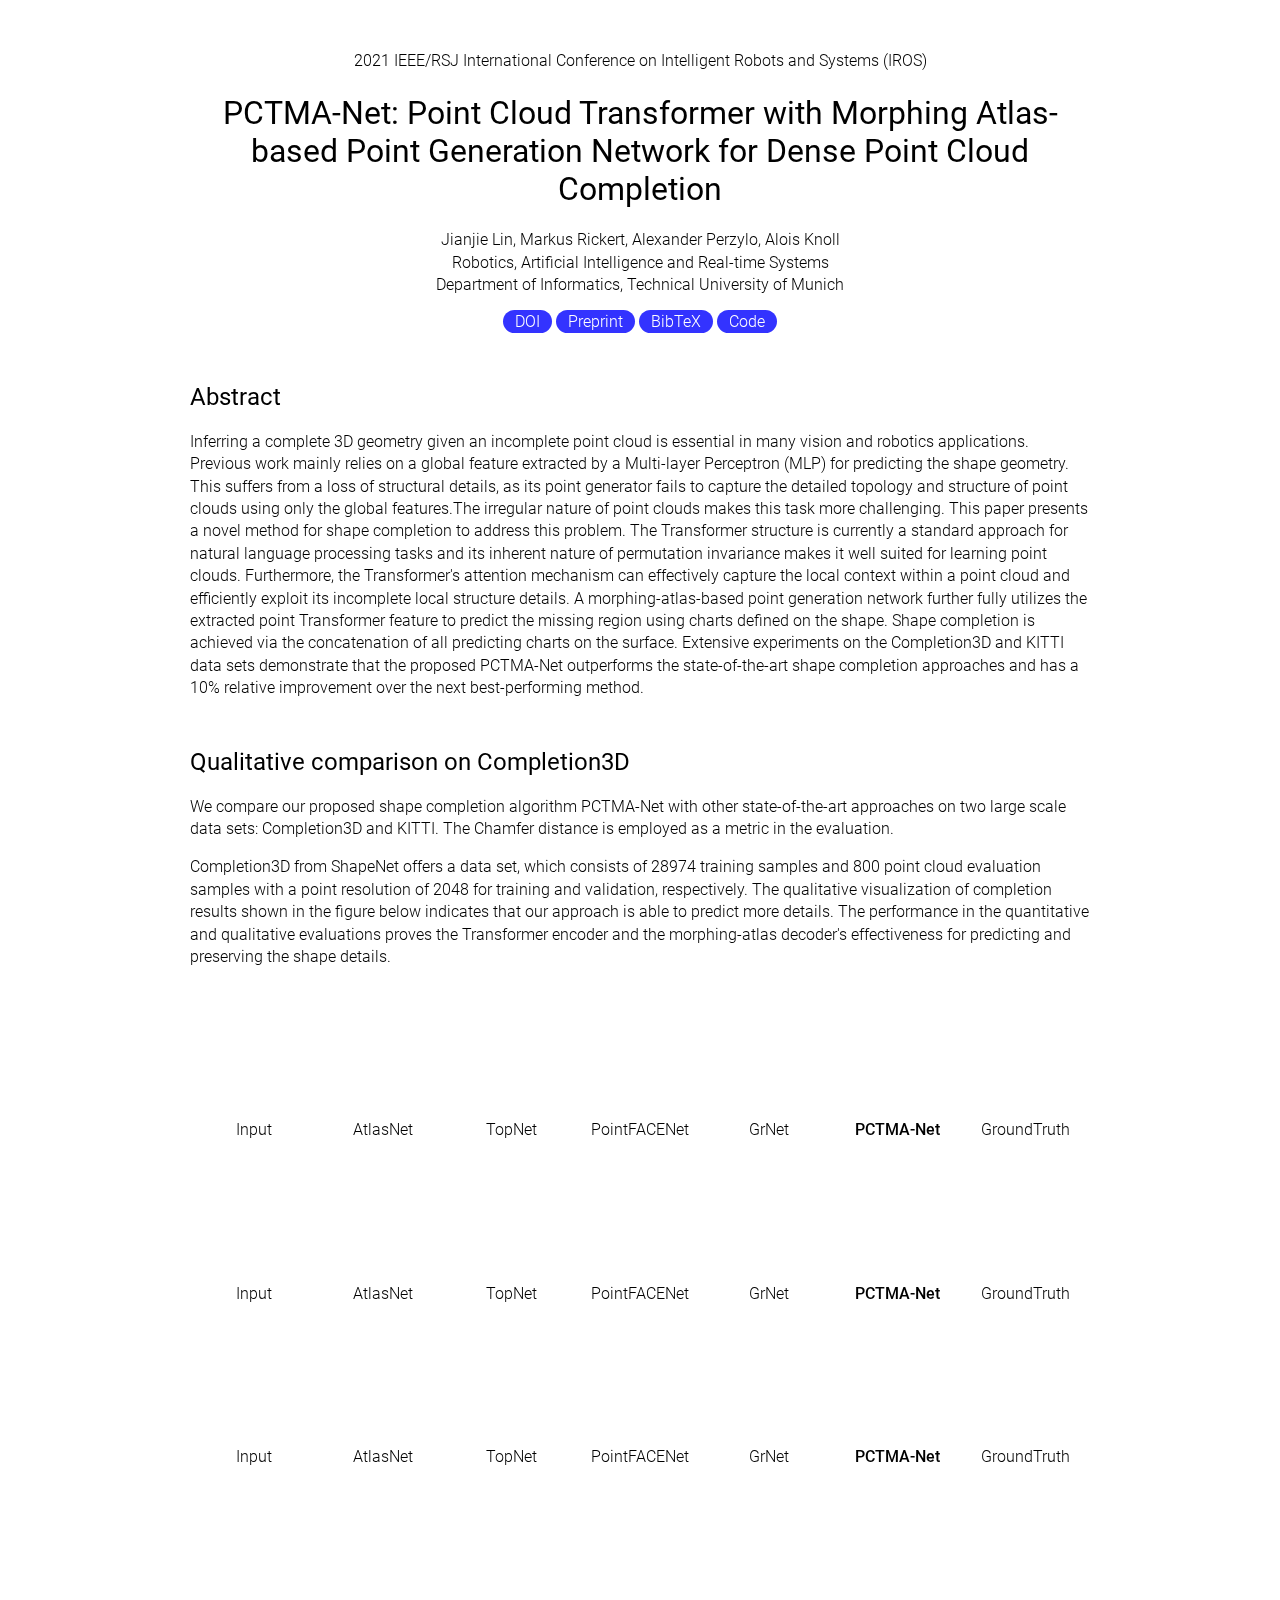
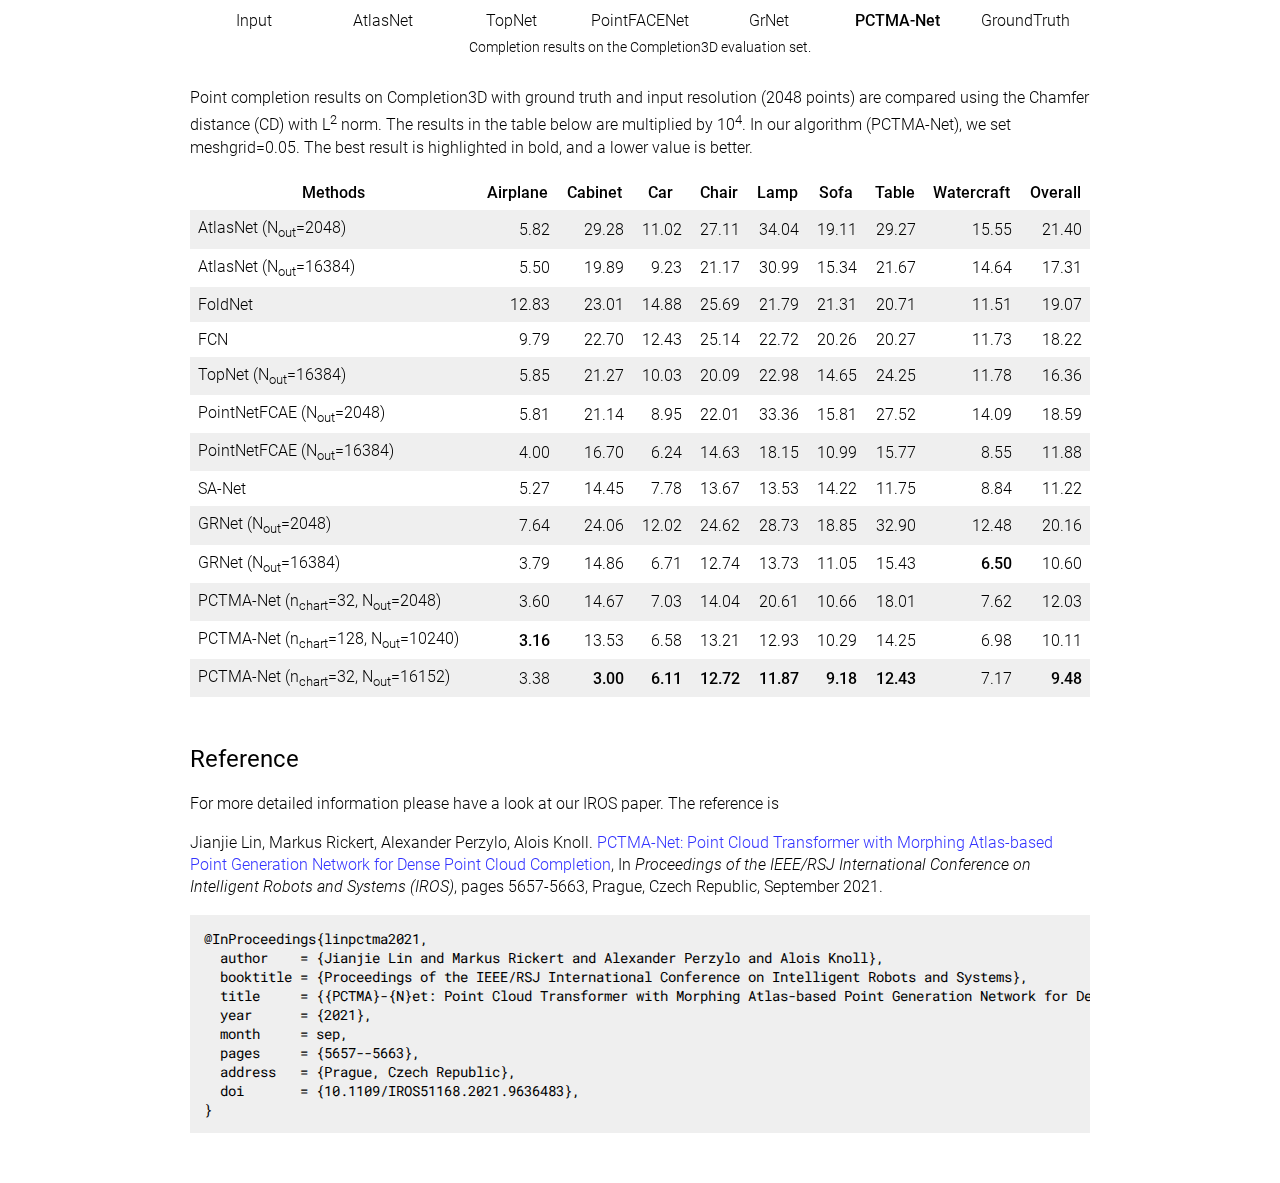
<file: index.html>
<!DOCTYPE html>
<html lang="en">
	<head>
		<meta name="google-site-verification" content="U-4XCFSO7j6RM-E2_p_2T4Q2tqNgNKOYlLI_-aRbkYw" />
		<meta charset="utf-8">
		<meta name="author" content="Jianjie Lin">
		<meta name="format-detection" content="telephone=no">
		<meta name="viewport" content="initial-scale=1.0, maximum-scale=1.0, user-scalable=no, width=device-width">
		<link href="stylesheet.css" rel="stylesheet" type="text/css">
		<link href="roboto.css" rel="stylesheet" type="text/css">
		<link href="roboto-mono.css" rel="stylesheet" type="text/css">
		<link rel="canonical" href="https://linjianjie.github.io/pctMA-Net/">
		 
		<title>PCTMA-Net: Point Cloud Transformer with Morphing Atlas-based Point Generation Network for Dense Point Cloud Completion</title>
	</head>
	<body>
		<p align="center">2021 IEEE/RSJ International Conference on Intelligent Robots and Systems (IROS)</p>
		<h1>PCTMA-Net: Point Cloud Transformer with Morphing Atlas-based Point Generation Network for Dense Point Cloud Completion</h1>
		<p align="center">Jianjie Lin, Markus Rickert, Alexander Perzylo, Alois Knoll<br/>Robotics, Artificial Intelligence and Real-time Systems<br/>Department of Informatics, Technical University of Munich</p>
		<p align="center"><a class="chip" href="https://doi.org/10.1109/IROS51168.2021.9636483">DOI</a> <a class="chip" href="https://mediatum.ub.tum.de/doc/1621481/1621481.pdf">Preprint</a>
		 <a class="chip" href="reference.bib">BibTeX</a> <a class="chip" href="https://github.com/LinJianjie/PCTMA_Net">Code</a></p>
		<h2>Abstract</h2>
		<p>Inferring a complete 3D geometry given an incomplete point cloud is essential in many vision and robotics applications. Previous work mainly relies on a global feature extracted by a Multi-layer Perceptron (MLP) for predicting the shape geometry. This suffers from a loss of structural details, as its point generator fails to capture the detailed topology and structure of point clouds using only the global features.The irregular nature of point clouds makes this task more challenging. This paper presents a novel method for shape completion to address this problem. The Transformer structure is currently a standard approach for natural language processing tasks and its inherent nature of permutation invariance makes it well suited for learning point clouds. Furthermore, the Transformer's attention mechanism can effectively capture the local context within a point cloud and efficiently exploit its incomplete local structure details. A morphing-atlas-based point generation network further fully utilizes the extracted point Transformer feature to predict the missing region using charts defined on the shape. Shape completion is achieved via the concatenation of all predicting charts on the surface. Extensive experiments on the Completion3D and KITTI data sets demonstrate that the proposed PCTMA-Net outperforms the state-of-the-art shape completion approaches and has a 10% relative improvement over the next best-performing method.</p>
		<h2>Qualitative comparison on Completion3D</h2>
		<p>We compare our proposed shape completion algorithm PCTMA-Net with other state-of-the-art approaches on two large scale data sets: Completion3D and KITTI. The Chamfer distance is employed as a metric in the evaluation.</p>
		<p>Completion3D from ShapeNet offers a data set, which consists of 28974 training samples and 800 point cloud evaluation samples with a point resolution of 2048 for training and validation, respectively. The qualitative visualization of completion results shown in the figure below indicates that our approach is able to predict more details. The performance in the quantitative and qualitative evaluations proves the Transformer encoder and the morphing-atlas decoder's effectiveness for predicting and preserving the shape details.</p>
		<canvas id="c"></canvas>
		<div class="scroll">
			<figure>
				<div id="content"></div>
				<figcaption>Completion results on the Completion3D evaluation set.</figcaption>
			</figure>
		</div>
		<p>Point completion results on Completion3D with ground truth and input resolution (2048 points) are compared using the Chamfer distance (CD) with L<sup>2</sup> norm. The results in the table below are multiplied by 10<sup>4</sup>. In our algorithm (PCTMA-Net), we set meshgrid=0.05. The best result is highlighted in bold, and a lower value is better.</p>
		<div class="scroll">
			<table>
				<tr>
					<th>Methods</th>
					<th>Airplane</th>
					<th>Cabinet</th>
					<th>Car</th>
					<th>Chair</th>
					<th>Lamp</th>
					<th>Sofa</th>
					<th>Table</th>
					<th>Watercraft</th>
					<th>Overall</th>
				</tr>
				<tr>
					<td>AtlasNet (N<sub>out</sub>=2048)</td>
					<td align="right">5.82</td>
					<td align="right">29.28</td>
					<td align="right">11.02</td>
					<td align="right">27.11</td>
					<td align="right">34.04</td>
					<td align="right">19.11</td>
					<td align="right">29.27</td>
					<td align="right">15.55</td>
					<td align="right">21.40</td>
				</tr>
				<tr>
					<td>AtlasNet (N<sub>out</sub>=16384)</td>
					<td align="right"> 5.50</td>
					<td align="right"> 19.89</td>
					<td align="right"> 9.23</td>
					<td align="right"> 21.17</td>
					<td align="right"> 30.99</td>
					<td align="right"> 15.34</td>
					<td align="right"> 21.67</td>
					<td align="right"> 14.64</td>
					<td align="right"> 17.31</td>
				</tr>
				<tr>
					<td>FoldNet</td>
					<td align="right"> 12.83</td>
					<td align="right"> 23.01</td>
					<td align="right"> 14.88</td>
					<td align="right"> 25.69</td>
					<td align="right"> 21.79</td>
					<td align="right"> 21.31</td>
					<td align="right"> 20.71</td>
					<td align="right"> 11.51</td>
					<td align="right"> 19.07</td>
				</tr>
				<tr>
					<td>FCN</td>
					<td align="right">9.79</td>
					<td align="right">22.70</td>
					<td align="right">12.43</td>
					<td align="right">25.14</td>
					<td align="right">22.72</td>
					<td align="right">20.26</td>
					<td align="right">20.27</td>
					<td align="right">11.73</td>
					<td align="right">18.22</td>
				</tr>
				<tr>
					<td>TopNet (N<sub>out</sub>=16384)</td>
					<td align="right"> 5.85</td>
					<td align="right"> 21.27</td>
					<td align="right"> 10.03</td>
					<td align="right"> 20.09</td>
					<td align="right"> 22.98</td>
					<td align="right"> 14.65</td>
					<td align="right"> 24.25</td>
					<td align="right"> 11.78</td>
					<td align="right"> 16.36</td>
				</tr>
				<tr>
					<td>PointNetFCAE (N<sub>out</sub>=2048)</td>
					<td align="right">5.81</td>
					<td align="right">21.14</td>
					<td align="right">8.95</td>
					<td align="right">22.01</td>
					<td align="right">33.36</td>
					<td align="right">15.81</td>
					<td align="right">27.52</td>
					<td align="right">14.09</td>
					<td align="right">18.59</td>
				</tr>
				<tr>
					<td>PointNetFCAE (N<sub>out</sub>=16384)</td>
					<td align="right">4.00</td>
					<td align="right">16.70</td>
					<td align="right">6.24</td>
					<td align="right">14.63</td>
					<td align="right">18.15</td>
					<td align="right">10.99</td>
					<td align="right">15.77</td>
					<td align="right">8.55</td>
					<td align="right">11.88</td>
				</tr>
				<tr>
					<td>SA-Net</td>
					<td align="right">5.27</td>
					<td align="right">14.45</td>
					<td align="right">7.78</td>
					<td align="right">13.67</td>
					<td align="right">13.53</td>
					<td align="right">14.22</td>
					<td align="right">11.75</td>
					<td align="right">8.84</td>
					<td align="right">11.22</td>
				</tr>
				<tr>
					<td>GRNet (N<sub>out</sub>=2048)</td>
					<td align="right">7.64</td>
					<td align="right">24.06</td>
					<td align="right">12.02</td>
					<td align="right">24.62</td>
					<td align="right">28.73</td>
					<td align="right">18.85</td>
					<td align="right">32.90</td>
					<td align="right">12.48</td>
					<td align="right">20.16</td>
				</tr>
				<tr>
					<td>GRNet (N<sub>out</sub>=16384)</td>
					<td align="right">3.79</td>
					<td align="right">14.86</td>
					<td align="right">6.71</td>
					<td align="right">12.74</td>
					<td align="right">13.73</td>
					<td align="right">11.05</td>
					<td align="right">15.43</td>
					<td align="right"><strong>6.50</strong></td>
					<td align="right">10.60</td>
				</tr>
				<tr>
					<td>PCTMA-Net (n<sub>chart</sub>=32, N<sub>out</sub>=2048)</td>
					<td align="right">3.60</td>
					<td align="right">14.67</td>
					<td align="right">7.03</td>
					<td align="right">14.04</td>
					<td align="right">20.61</td>
					<td align="right">10.66</td>
					<td align="right">18.01</td>
					<td align="right">7.62</td>
					<td align="right">12.03</td>
				</tr>
				<tr>
					<td>PCTMA-Net (n<sub>chart</sub>=128, N<sub>out</sub>=10240)</td>
					<td align="right"><strong>3.16</strong></td>
					<td align="right">13.53</td>
					<td align="right">6.58</td>
					<td align="right">13.21</td>
					<td align="right">12.93</td>
					<td align="right">10.29</td>
					<td align="right">14.25</td>
					<td align="right">6.98</td>
					<td align="right">10.11</td>
				</tr>
				<tr>
					<td>PCTMA-Net (n<sub>chart</sub>=32, N<sub>out</sub>=16152)</td>
					<td align="right">3.38</td>
					<td align="right"><strong>3.00</strong></td>
					<td align="right"><strong>6.11</strong></td>
					<td align="right"><strong>12.72</strong></td>
					<td align="right"><strong>11.87</strong></td>
					<td align="right"><strong>9.18</strong></td>
					<td align="right"><strong>12.43</strong></td>
					<td align="right">7.17</td>
					<td align="right"><strong>9.48</strong></td>
				</tr>
			</table>
		</div>
		<h2>Reference</h2>
		<p>For more detailed information please have a look at our IROS paper. The reference is</p>
		<p>Jianjie Lin, Markus Rickert, Alexander Perzylo, Alois Knoll. <a href="https://mediatum.ub.tum.de/doc/1621481/1621481.pdf">PCTMA-Net: Point Cloud Transformer with Morphing Atlas-based Point Generation Network for Dense Point Cloud Completion</a>, In <i>Proceedings of the IEEE/RSJ International Conference on Intelligent Robots and Systems (IROS)</i>, pages 5657-5663, Prague, Czech Republic, September 2021.</p>
		<pre><code>@InProceedings{linpctma2021,
  author    = {Jianjie Lin and Markus Rickert and Alexander Perzylo and Alois Knoll},
  booktitle = {Proceedings of the IEEE/RSJ International Conference on Intelligent Robots and Systems},
  title     = {{PCTMA}-{N}et: Point Cloud Transformer with Morphing Atlas-based Point Generation Network for Dense Point Cloud Completion},
  year      = {2021},
  month     = sep,
  pages     = {5657--5663},
  address   = {Prague, Czech Republic},
  doi       = {10.1109/IROS51168.2021.9636483},
}</code></pre>
		<script type="module" src="index.js"></script>
	</body>
</html>
</file>
<file: stylesheet.css>
:root {
	--color-background: #FFFFFF;
	--color-background-01: #EFEFEF;
	--color-primary: #3333FF;
	--color-primary-01: #9999FF;
	--color-on-background: #000000;
	--color-on-primary: #FFFFFF;
}

@media (prefers-color-scheme: dark)
{
	:root {
		--color-background: #000000;
		--color-background-01: #222222;
		--color-primary: #9999FF;
		--color-primary-01: #CCCCFF;
		--color-on-background: #FFFFFF;
		--color-on-primary: #000000;
		scrollbar-color: dark;
	}
}

html {
	background-color: #FFFFFF;
	background-color: var(--color-background);
	color: #000000;
	color: var(--color-on-background);
	font-family: Roboto, Helvetica, Arial, sans-serif;
	font-size: 16px;
	font-weight: 300;
	margin-left: auto;
	margin-right: auto;
	max-width: 1000px;
}

body {
	margin: 50px;
}

h1 {
	font-weight: 400;
	text-align: center;
}

h2 {
	font-weight: 400;
	margin-top: 2em;
}

p {
	line-height: 1.4em;
}

a {
	color: #3333FF;
	color: var(--color-primary);
	text-decoration: none;
}

a:hover {
	text-decoration: underline;
}

strong {
	font-weight: 500;
}

img {
	width: 100%;
}

figure {
	margin: 0;
	margin-bottom: 1em;
}

figcaption {
	font-size: 14px;
	text-align: center;
}

table {
	border-collapse: separate;
	border-spacing: 0;
	width: 100%;
}

table tr:nth-child(even) {
	background-color: #EFEFEF;
	background-color: var(--color-background-01);
}

table th {
	font-weight: 500;
}

table th, table td {
	padding: 0.5em;
}

code, pre {
	direction: ltr;
	-moz-hyphens: none;
	-ms-hyphens: none;
	-webkit-hyphens: none;
	hyphens: none;
	-moz-tab-size: 4;
	-o-tab-size: 4;
	tab-size: 4;
	text-align: left;
	text-shadow: none;
	white-space: pre;
	word-spacing: normal;
}

code, code[class*="language-"], pre[class*="language-"], pre {
	font-family: 'Roboto Mono', Consolas, Monaco, 'Andale Mono', monospace;
	font-size: 14px;
	font-weight: 400;
}

pre {
	background-color: #EFEFEF;
	background-color: var(--color-background-01);
	margin: 0.5em 0;
	overflow: auto;
	padding: 1em;
	scrollbar-width: thin;
}

.chip {
	background-color: #3333FF;
	background-color: var(--color-primary);
	border-radius: 0.75em;
	color: #FFFFFF;
	color: var(--color-on-primary);
	padding: 0.125em 0.75em;
	position: relative;
	top: -0.125em;
}

a.chip {
	text-decoration: none;
}

a.chip:hover {
	background-color: #9999FF;
	background-color: var(--color-primary-01);
}

.scroll {
	overflow-y: hidden;
	scrollbar-width: thin;
}

#c {
	height: 100%;
	left: 0;
	position: absolute;
	top: 0;
	width: 100%;
	z-index: -1;
}

#content {
	display: table;
	min-width: 500px;
	table-layout: fixed;
	width: 100%;
}

#content .object {
	display: table-row;
}

#content .object .algorithm {
	display: table-cell;
	padding: 1px;
}

#content .object .algorithm .scene {
	height: 0;
	padding-top: 100%;
	width: 100%;
}

#content .object .algorithm .caption {
	padding: 0.5em 0;
	text-align: center;
}

#content .object #PCTMA-Net.algorithm .caption {
	font-weight: 500;
}

@media all and (max-width: 700px) {
	html {
		font-size: 12px;
		max-width: 500px;
	}
	
	body {
		margin: 20px;
	}
	
	h1 {
		font-size: 20px;
	}
	
	figcaption {
		font-size: 10px;
		text-align: center;
	}
	
	code, code[class*="language-"], pre[class*="language-"], pre {
		font-size: 10px;
	}
}
</file>
<file: roboto.css>
/* roboto-100 - latin */
@font-face {
  font-family: 'Roboto';
  font-style: normal;
  font-weight: 100;
  src: url('./fonts/roboto-v29-latin-100.eot'); /* IE9 Compat Modes */
  src: local(''),
       url('./fonts/roboto-v29-latin-100.eot?#iefix') format('embedded-opentype'), /* IE6-IE8 */
       url('./fonts/roboto-v29-latin-100.woff2') format('woff2'), /* Super Modern Browsers */
       url('./fonts/roboto-v29-latin-100.woff') format('woff'), /* Modern Browsers */
       url('./fonts/roboto-v29-latin-100.ttf') format('truetype'), /* Safari, Android, iOS */
       url('./fonts/roboto-v29-latin-100.svg#Roboto') format('svg'); /* Legacy iOS */
}
/* roboto-100italic - latin */
@font-face {
  font-family: 'Roboto';
  font-style: italic;
  font-weight: 100;
  src: url('./fonts/roboto-v29-latin-100italic.eot'); /* IE9 Compat Modes */
  src: local(''),
       url('./fonts/roboto-v29-latin-100italic.eot?#iefix') format('embedded-opentype'), /* IE6-IE8 */
       url('./fonts/roboto-v29-latin-100italic.woff2') format('woff2'), /* Super Modern Browsers */
       url('./fonts/roboto-v29-latin-100italic.woff') format('woff'), /* Modern Browsers */
       url('./fonts/roboto-v29-latin-100italic.ttf') format('truetype'), /* Safari, Android, iOS */
       url('./fonts/roboto-v29-latin-100italic.svg#Roboto') format('svg'); /* Legacy iOS */
}
/* roboto-300 - latin */
@font-face {
  font-family: 'Roboto';
  font-style: normal;
  font-weight: 300;
  src: url('./fonts/roboto-v29-latin-300.eot'); /* IE9 Compat Modes */
  src: local(''),
       url('./fonts/roboto-v29-latin-300.eot?#iefix') format('embedded-opentype'), /* IE6-IE8 */
       url('./fonts/roboto-v29-latin-300.woff2') format('woff2'), /* Super Modern Browsers */
       url('./fonts/roboto-v29-latin-300.woff') format('woff'), /* Modern Browsers */
       url('./fonts/roboto-v29-latin-300.ttf') format('truetype'), /* Safari, Android, iOS */
       url('./fonts/roboto-v29-latin-300.svg#Roboto') format('svg'); /* Legacy iOS */
}
/* roboto-300italic - latin */
@font-face {
  font-family: 'Roboto';
  font-style: italic;
  font-weight: 300;
  src: url('./fonts/roboto-v29-latin-300italic.eot'); /* IE9 Compat Modes */
  src: local(''),
       url('./fonts/roboto-v29-latin-300italic.eot?#iefix') format('embedded-opentype'), /* IE6-IE8 */
       url('./fonts/roboto-v29-latin-300italic.woff2') format('woff2'), /* Super Modern Browsers */
       url('./fonts/roboto-v29-latin-300italic.woff') format('woff'), /* Modern Browsers */
       url('./fonts/roboto-v29-latin-300italic.ttf') format('truetype'), /* Safari, Android, iOS */
       url('./fonts/roboto-v29-latin-300italic.svg#Roboto') format('svg'); /* Legacy iOS */
}
/* roboto-regular - latin */
@font-face {
  font-family: 'Roboto';
  font-style: normal;
  font-weight: 400;
  src: url('./fonts/roboto-v29-latin-regular.eot'); /* IE9 Compat Modes */
  src: local(''),
       url('./fonts/roboto-v29-latin-regular.eot?#iefix') format('embedded-opentype'), /* IE6-IE8 */
       url('./fonts/roboto-v29-latin-regular.woff2') format('woff2'), /* Super Modern Browsers */
       url('./fonts/roboto-v29-latin-regular.woff') format('woff'), /* Modern Browsers */
       url('./fonts/roboto-v29-latin-regular.ttf') format('truetype'), /* Safari, Android, iOS */
       url('./fonts/roboto-v29-latin-regular.svg#Roboto') format('svg'); /* Legacy iOS */
}
/* roboto-italic - latin */
@font-face {
  font-family: 'Roboto';
  font-style: italic;
  font-weight: 400;
  src: url('./fonts/roboto-v29-latin-italic.eot'); /* IE9 Compat Modes */
  src: local(''),
       url('./fonts/roboto-v29-latin-italic.eot?#iefix') format('embedded-opentype'), /* IE6-IE8 */
       url('./fonts/roboto-v29-latin-italic.woff2') format('woff2'), /* Super Modern Browsers */
       url('./fonts/roboto-v29-latin-italic.woff') format('woff'), /* Modern Browsers */
       url('./fonts/roboto-v29-latin-italic.ttf') format('truetype'), /* Safari, Android, iOS */
       url('./fonts/roboto-v29-latin-italic.svg#Roboto') format('svg'); /* Legacy iOS */
}
/* roboto-500 - latin */
@font-face {
  font-family: 'Roboto';
  font-style: normal;
  font-weight: 500;
  src: url('./fonts/roboto-v29-latin-500.eot'); /* IE9 Compat Modes */
  src: local(''),
       url('./fonts/roboto-v29-latin-500.eot?#iefix') format('embedded-opentype'), /* IE6-IE8 */
       url('./fonts/roboto-v29-latin-500.woff2') format('woff2'), /* Super Modern Browsers */
       url('./fonts/roboto-v29-latin-500.woff') format('woff'), /* Modern Browsers */
       url('./fonts/roboto-v29-latin-500.ttf') format('truetype'), /* Safari, Android, iOS */
       url('./fonts/roboto-v29-latin-500.svg#Roboto') format('svg'); /* Legacy iOS */
}
/* roboto-500italic - latin */
@font-face {
  font-family: 'Roboto';
  font-style: italic;
  font-weight: 500;
  src: url('./fonts/roboto-v29-latin-500italic.eot'); /* IE9 Compat Modes */
  src: local(''),
       url('./fonts/roboto-v29-latin-500italic.eot?#iefix') format('embedded-opentype'), /* IE6-IE8 */
       url('./fonts/roboto-v29-latin-500italic.woff2') format('woff2'), /* Super Modern Browsers */
       url('./fonts/roboto-v29-latin-500italic.woff') format('woff'), /* Modern Browsers */
       url('./fonts/roboto-v29-latin-500italic.ttf') format('truetype'), /* Safari, Android, iOS */
       url('./fonts/roboto-v29-latin-500italic.svg#Roboto') format('svg'); /* Legacy iOS */
}
/* roboto-700 - latin */
@font-face {
  font-family: 'Roboto';
  font-style: normal;
  font-weight: 700;
  src: url('./fonts/roboto-v29-latin-700.eot'); /* IE9 Compat Modes */
  src: local(''),
       url('./fonts/roboto-v29-latin-700.eot?#iefix') format('embedded-opentype'), /* IE6-IE8 */
       url('./fonts/roboto-v29-latin-700.woff2') format('woff2'), /* Super Modern Browsers */
       url('./fonts/roboto-v29-latin-700.woff') format('woff'), /* Modern Browsers */
       url('./fonts/roboto-v29-latin-700.ttf') format('truetype'), /* Safari, Android, iOS */
       url('./fonts/roboto-v29-latin-700.svg#Roboto') format('svg'); /* Legacy iOS */
}
/* roboto-700italic - latin */
@font-face {
  font-family: 'Roboto';
  font-style: italic;
  font-weight: 700;
  src: url('./fonts/roboto-v29-latin-700italic.eot'); /* IE9 Compat Modes */
  src: local(''),
       url('./fonts/roboto-v29-latin-700italic.eot?#iefix') format('embedded-opentype'), /* IE6-IE8 */
       url('./fonts/roboto-v29-latin-700italic.woff2') format('woff2'), /* Super Modern Browsers */
       url('./fonts/roboto-v29-latin-700italic.woff') format('woff'), /* Modern Browsers */
       url('./fonts/roboto-v29-latin-700italic.ttf') format('truetype'), /* Safari, Android, iOS */
       url('./fonts/roboto-v29-latin-700italic.svg#Roboto') format('svg'); /* Legacy iOS */
}
/* roboto-900 - latin */
@font-face {
  font-family: 'Roboto';
  font-style: normal;
  font-weight: 900;
  src: url('./fonts/roboto-v29-latin-900.eot'); /* IE9 Compat Modes */
  src: local(''),
       url('./fonts/roboto-v29-latin-900.eot?#iefix') format('embedded-opentype'), /* IE6-IE8 */
       url('./fonts/roboto-v29-latin-900.woff2') format('woff2'), /* Super Modern Browsers */
       url('./fonts/roboto-v29-latin-900.woff') format('woff'), /* Modern Browsers */
       url('./fonts/roboto-v29-latin-900.ttf') format('truetype'), /* Safari, Android, iOS */
       url('./fonts/roboto-v29-latin-900.svg#Roboto') format('svg'); /* Legacy iOS */
}
/* roboto-900italic - latin */
@font-face {
  font-family: 'Roboto';
  font-style: italic;
  font-weight: 900;
  src: url('./fonts/roboto-v29-latin-900italic.eot'); /* IE9 Compat Modes */
  src: local(''),
       url('./fonts/roboto-v29-latin-900italic.eot?#iefix') format('embedded-opentype'), /* IE6-IE8 */
       url('./fonts/roboto-v29-latin-900italic.woff2') format('woff2'), /* Super Modern Browsers */
       url('./fonts/roboto-v29-latin-900italic.woff') format('woff'), /* Modern Browsers */
       url('./fonts/roboto-v29-latin-900italic.ttf') format('truetype'), /* Safari, Android, iOS */
       url('./fonts/roboto-v29-latin-900italic.svg#Roboto') format('svg'); /* Legacy iOS */
}
</file>
<file: roboto-mono.css>
/* roboto-mono-100 - latin */
@font-face {
  font-family: 'Roboto Mono';
  font-style: normal;
  font-weight: 100;
  src: url('./fonts/roboto-mono-v13-latin-100.eot'); /* IE9 Compat Modes */
  src: local(''),
       url('./fonts/roboto-mono-v13-latin-100.eot?#iefix') format('embedded-opentype'), /* IE6-IE8 */
       url('./fonts/roboto-mono-v13-latin-100.woff2') format('woff2'), /* Super Modern Browsers */
       url('./fonts/roboto-mono-v13-latin-100.woff') format('woff'), /* Modern Browsers */
       url('./fonts/roboto-mono-v13-latin-100.ttf') format('truetype'), /* Safari, Android, iOS */
       url('./fonts/roboto-mono-v13-latin-100.svg#RobotoMono') format('svg'); /* Legacy iOS */
}
/* roboto-mono-200 - latin */
@font-face {
  font-family: 'Roboto Mono';
  font-style: normal;
  font-weight: 200;
  src: url('./fonts/roboto-mono-v13-latin-200.eot'); /* IE9 Compat Modes */
  src: local(''),
       url('./fonts/roboto-mono-v13-latin-200.eot?#iefix') format('embedded-opentype'), /* IE6-IE8 */
       url('./fonts/roboto-mono-v13-latin-200.woff2') format('woff2'), /* Super Modern Browsers */
       url('./fonts/roboto-mono-v13-latin-200.woff') format('woff'), /* Modern Browsers */
       url('./fonts/roboto-mono-v13-latin-200.ttf') format('truetype'), /* Safari, Android, iOS */
       url('./fonts/roboto-mono-v13-latin-200.svg#RobotoMono') format('svg'); /* Legacy iOS */
}
/* roboto-mono-300 - latin */
@font-face {
  font-family: 'Roboto Mono';
  font-style: normal;
  font-weight: 300;
  src: url('./fonts/roboto-mono-v13-latin-300.eot'); /* IE9 Compat Modes */
  src: local(''),
       url('./fonts/roboto-mono-v13-latin-300.eot?#iefix') format('embedded-opentype'), /* IE6-IE8 */
       url('./fonts/roboto-mono-v13-latin-300.woff2') format('woff2'), /* Super Modern Browsers */
       url('./fonts/roboto-mono-v13-latin-300.woff') format('woff'), /* Modern Browsers */
       url('./fonts/roboto-mono-v13-latin-300.ttf') format('truetype'), /* Safari, Android, iOS */
       url('./fonts/roboto-mono-v13-latin-300.svg#RobotoMono') format('svg'); /* Legacy iOS */
}
/* roboto-mono-regular - latin */
@font-face {
  font-family: 'Roboto Mono';
  font-style: normal;
  font-weight: 400;
  src: url('./fonts/roboto-mono-v13-latin-regular.eot'); /* IE9 Compat Modes */
  src: local(''),
       url('./fonts/roboto-mono-v13-latin-regular.eot?#iefix') format('embedded-opentype'), /* IE6-IE8 */
       url('./fonts/roboto-mono-v13-latin-regular.woff2') format('woff2'), /* Super Modern Browsers */
       url('./fonts/roboto-mono-v13-latin-regular.woff') format('woff'), /* Modern Browsers */
       url('./fonts/roboto-mono-v13-latin-regular.ttf') format('truetype'), /* Safari, Android, iOS */
       url('./fonts/roboto-mono-v13-latin-regular.svg#RobotoMono') format('svg'); /* Legacy iOS */
}
/* roboto-mono-500 - latin */
@font-face {
  font-family: 'Roboto Mono';
  font-style: normal;
  font-weight: 500;
  src: url('./fonts/roboto-mono-v13-latin-500.eot'); /* IE9 Compat Modes */
  src: local(''),
       url('./fonts/roboto-mono-v13-latin-500.eot?#iefix') format('embedded-opentype'), /* IE6-IE8 */
       url('./fonts/roboto-mono-v13-latin-500.woff2') format('woff2'), /* Super Modern Browsers */
       url('./fonts/roboto-mono-v13-latin-500.woff') format('woff'), /* Modern Browsers */
       url('./fonts/roboto-mono-v13-latin-500.ttf') format('truetype'), /* Safari, Android, iOS */
       url('./fonts/roboto-mono-v13-latin-500.svg#RobotoMono') format('svg'); /* Legacy iOS */
}
/* roboto-mono-600 - latin */
@font-face {
  font-family: 'Roboto Mono';
  font-style: normal;
  font-weight: 600;
  src: url('./fonts/roboto-mono-v13-latin-600.eot'); /* IE9 Compat Modes */
  src: local(''),
       url('./fonts/roboto-mono-v13-latin-600.eot?#iefix') format('embedded-opentype'), /* IE6-IE8 */
       url('./fonts/roboto-mono-v13-latin-600.woff2') format('woff2'), /* Super Modern Browsers */
       url('./fonts/roboto-mono-v13-latin-600.woff') format('woff'), /* Modern Browsers */
       url('./fonts/roboto-mono-v13-latin-600.ttf') format('truetype'), /* Safari, Android, iOS */
       url('./fonts/roboto-mono-v13-latin-600.svg#RobotoMono') format('svg'); /* Legacy iOS */
}
/* roboto-mono-700 - latin */
@font-face {
  font-family: 'Roboto Mono';
  font-style: normal;
  font-weight: 700;
  src: url('./fonts/roboto-mono-v13-latin-700.eot'); /* IE9 Compat Modes */
  src: local(''),
       url('./fonts/roboto-mono-v13-latin-700.eot?#iefix') format('embedded-opentype'), /* IE6-IE8 */
       url('./fonts/roboto-mono-v13-latin-700.woff2') format('woff2'), /* Super Modern Browsers */
       url('./fonts/roboto-mono-v13-latin-700.woff') format('woff'), /* Modern Browsers */
       url('./fonts/roboto-mono-v13-latin-700.ttf') format('truetype'), /* Safari, Android, iOS */
       url('./fonts/roboto-mono-v13-latin-700.svg#RobotoMono') format('svg'); /* Legacy iOS */
}
/* roboto-mono-100italic - latin */
@font-face {
  font-family: 'Roboto Mono';
  font-style: italic;
  font-weight: 100;
  src: url('./fonts/roboto-mono-v13-latin-100italic.eot'); /* IE9 Compat Modes */
  src: local(''),
       url('./fonts/roboto-mono-v13-latin-100italic.eot?#iefix') format('embedded-opentype'), /* IE6-IE8 */
       url('./fonts/roboto-mono-v13-latin-100italic.woff2') format('woff2'), /* Super Modern Browsers */
       url('./fonts/roboto-mono-v13-latin-100italic.woff') format('woff'), /* Modern Browsers */
       url('./fonts/roboto-mono-v13-latin-100italic.ttf') format('truetype'), /* Safari, Android, iOS */
       url('./fonts/roboto-mono-v13-latin-100italic.svg#RobotoMono') format('svg'); /* Legacy iOS */
}
/* roboto-mono-200italic - latin */
@font-face {
  font-family: 'Roboto Mono';
  font-style: italic;
  font-weight: 200;
  src: url('./fonts/roboto-mono-v13-latin-200italic.eot'); /* IE9 Compat Modes */
  src: local(''),
       url('./fonts/roboto-mono-v13-latin-200italic.eot?#iefix') format('embedded-opentype'), /* IE6-IE8 */
       url('./fonts/roboto-mono-v13-latin-200italic.woff2') format('woff2'), /* Super Modern Browsers */
       url('./fonts/roboto-mono-v13-latin-200italic.woff') format('woff'), /* Modern Browsers */
       url('./fonts/roboto-mono-v13-latin-200italic.ttf') format('truetype'), /* Safari, Android, iOS */
       url('./fonts/roboto-mono-v13-latin-200italic.svg#RobotoMono') format('svg'); /* Legacy iOS */
}
/* roboto-mono-300italic - latin */
@font-face {
  font-family: 'Roboto Mono';
  font-style: italic;
  font-weight: 300;
  src: url('./fonts/roboto-mono-v13-latin-300italic.eot'); /* IE9 Compat Modes */
  src: local(''),
       url('./fonts/roboto-mono-v13-latin-300italic.eot?#iefix') format('embedded-opentype'), /* IE6-IE8 */
       url('./fonts/roboto-mono-v13-latin-300italic.woff2') format('woff2'), /* Super Modern Browsers */
       url('./fonts/roboto-mono-v13-latin-300italic.woff') format('woff'), /* Modern Browsers */
       url('./fonts/roboto-mono-v13-latin-300italic.ttf') format('truetype'), /* Safari, Android, iOS */
       url('./fonts/roboto-mono-v13-latin-300italic.svg#RobotoMono') format('svg'); /* Legacy iOS */
}
/* roboto-mono-500italic - latin */
@font-face {
  font-family: 'Roboto Mono';
  font-style: italic;
  font-weight: 500;
  src: url('./fonts/roboto-mono-v13-latin-500italic.eot'); /* IE9 Compat Modes */
  src: local(''),
       url('./fonts/roboto-mono-v13-latin-500italic.eot?#iefix') format('embedded-opentype'), /* IE6-IE8 */
       url('./fonts/roboto-mono-v13-latin-500italic.woff2') format('woff2'), /* Super Modern Browsers */
       url('./fonts/roboto-mono-v13-latin-500italic.woff') format('woff'), /* Modern Browsers */
       url('./fonts/roboto-mono-v13-latin-500italic.ttf') format('truetype'), /* Safari, Android, iOS */
       url('./fonts/roboto-mono-v13-latin-500italic.svg#RobotoMono') format('svg'); /* Legacy iOS */
}
/* roboto-mono-italic - latin */
@font-face {
  font-family: 'Roboto Mono';
  font-style: italic;
  font-weight: 400;
  src: url('./fonts/roboto-mono-v13-latin-italic.eot'); /* IE9 Compat Modes */
  src: local(''),
       url('./fonts/roboto-mono-v13-latin-italic.eot?#iefix') format('embedded-opentype'), /* IE6-IE8 */
       url('./fonts/roboto-mono-v13-latin-italic.woff2') format('woff2'), /* Super Modern Browsers */
       url('./fonts/roboto-mono-v13-latin-italic.woff') format('woff'), /* Modern Browsers */
       url('./fonts/roboto-mono-v13-latin-italic.ttf') format('truetype'), /* Safari, Android, iOS */
       url('./fonts/roboto-mono-v13-latin-italic.svg#RobotoMono') format('svg'); /* Legacy iOS */
}
/* roboto-mono-600italic - latin */
@font-face {
  font-family: 'Roboto Mono';
  font-style: italic;
  font-weight: 600;
  src: url('./fonts/roboto-mono-v13-latin-600italic.eot'); /* IE9 Compat Modes */
  src: local(''),
       url('./fonts/roboto-mono-v13-latin-600italic.eot?#iefix') format('embedded-opentype'), /* IE6-IE8 */
       url('./fonts/roboto-mono-v13-latin-600italic.woff2') format('woff2'), /* Super Modern Browsers */
       url('./fonts/roboto-mono-v13-latin-600italic.woff') format('woff'), /* Modern Browsers */
       url('./fonts/roboto-mono-v13-latin-600italic.ttf') format('truetype'), /* Safari, Android, iOS */
       url('./fonts/roboto-mono-v13-latin-600italic.svg#RobotoMono') format('svg'); /* Legacy iOS */
}
/* roboto-mono-700italic - latin */
@font-face {
  font-family: 'Roboto Mono';
  font-style: italic;
  font-weight: 700;
  src: url('./fonts/roboto-mono-v13-latin-700italic.eot'); /* IE9 Compat Modes */
  src: local(''),
       url('./fonts/roboto-mono-v13-latin-700italic.eot?#iefix') format('embedded-opentype'), /* IE6-IE8 */
       url('./fonts/roboto-mono-v13-latin-700italic.woff2') format('woff2'), /* Super Modern Browsers */
       url('./fonts/roboto-mono-v13-latin-700italic.woff') format('woff'), /* Modern Browsers */
       url('./fonts/roboto-mono-v13-latin-700italic.ttf') format('truetype'), /* Safari, Android, iOS */
       url('./fonts/roboto-mono-v13-latin-700italic.svg#RobotoMono') format('svg'); /* Legacy iOS */
}
</file>
